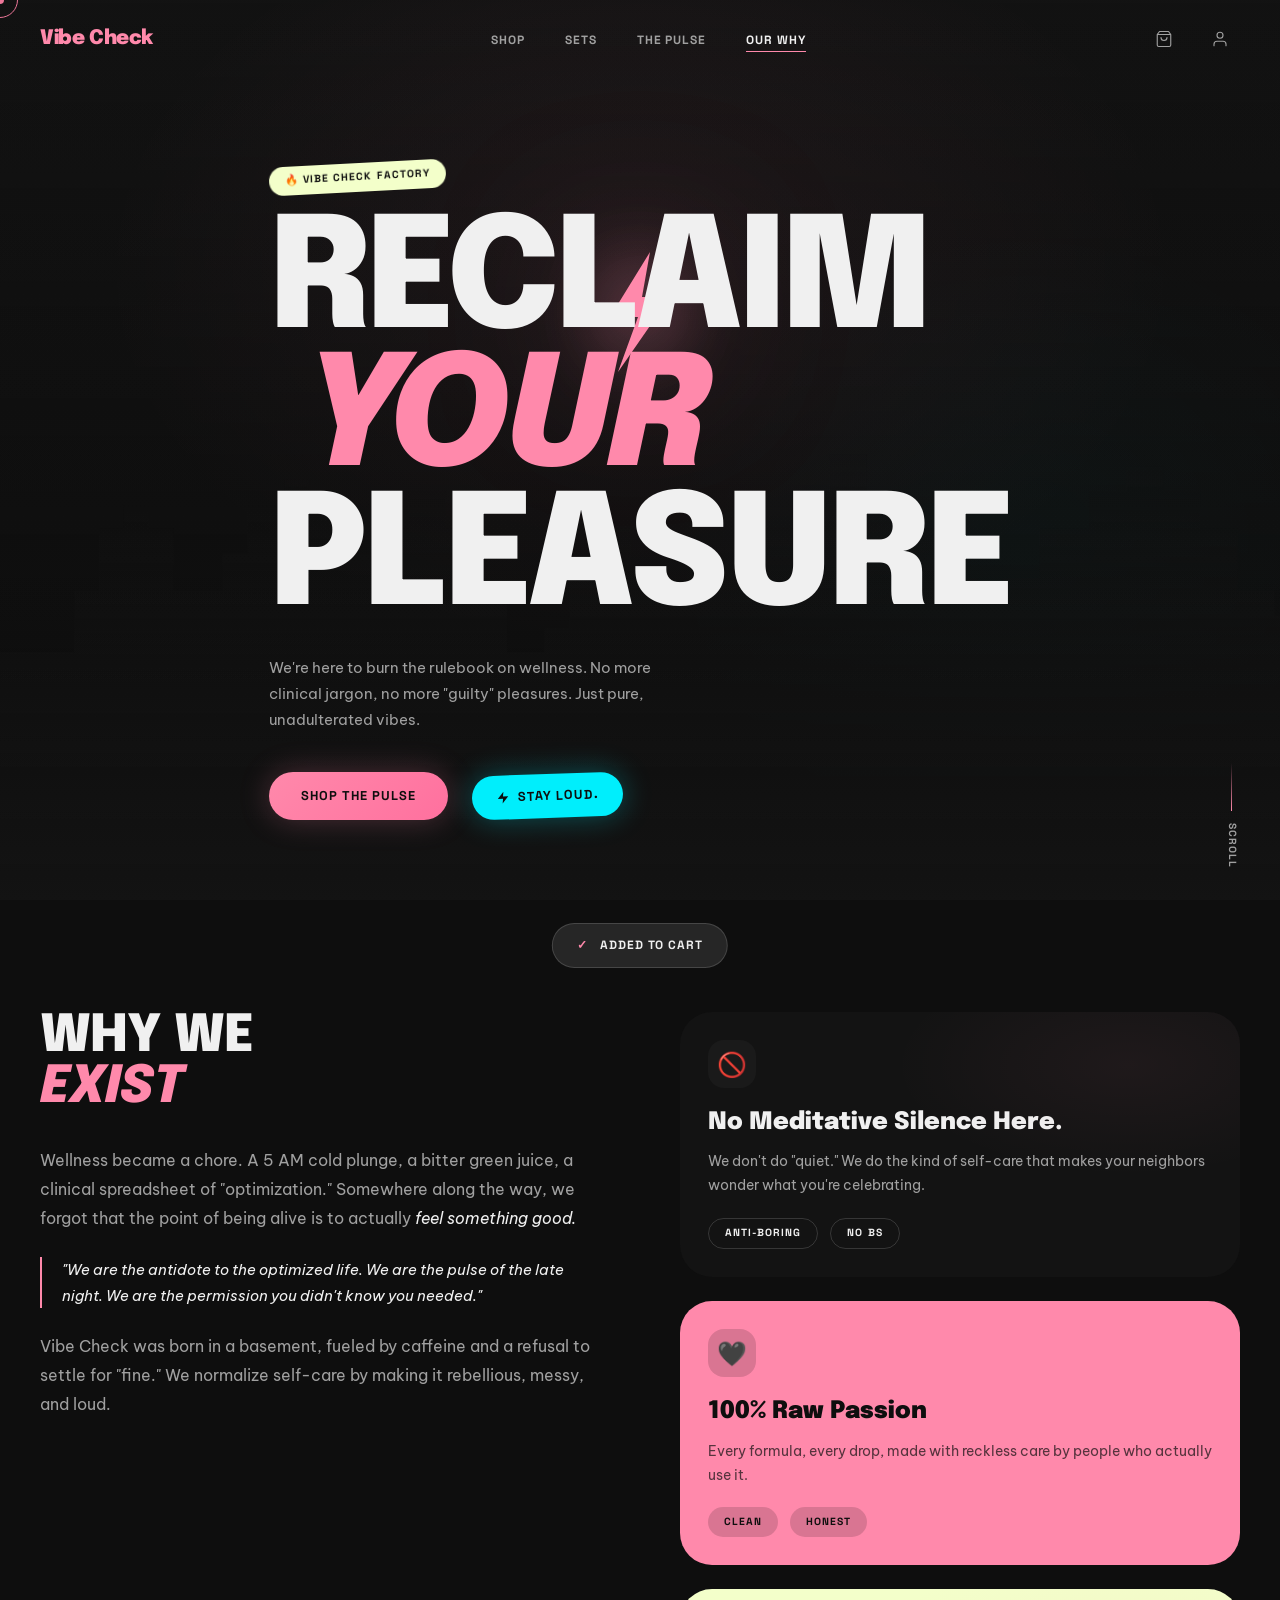
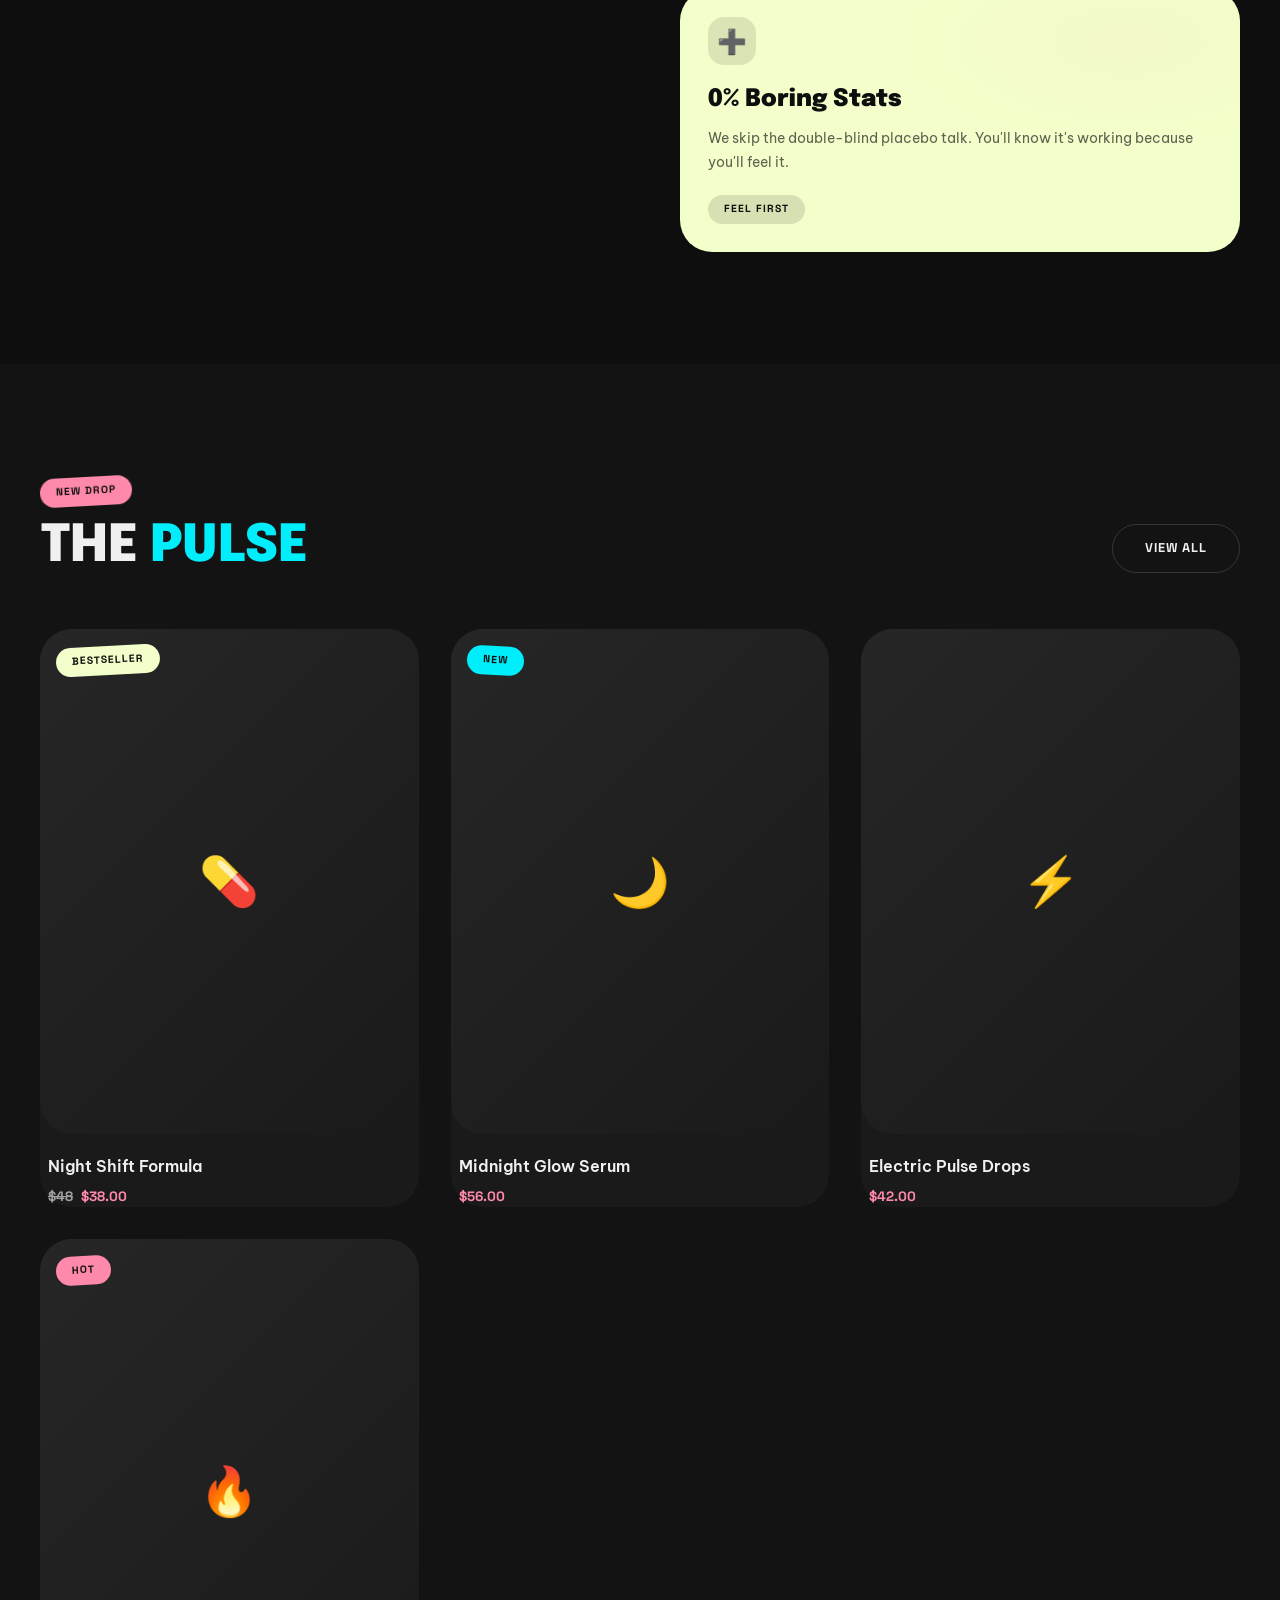
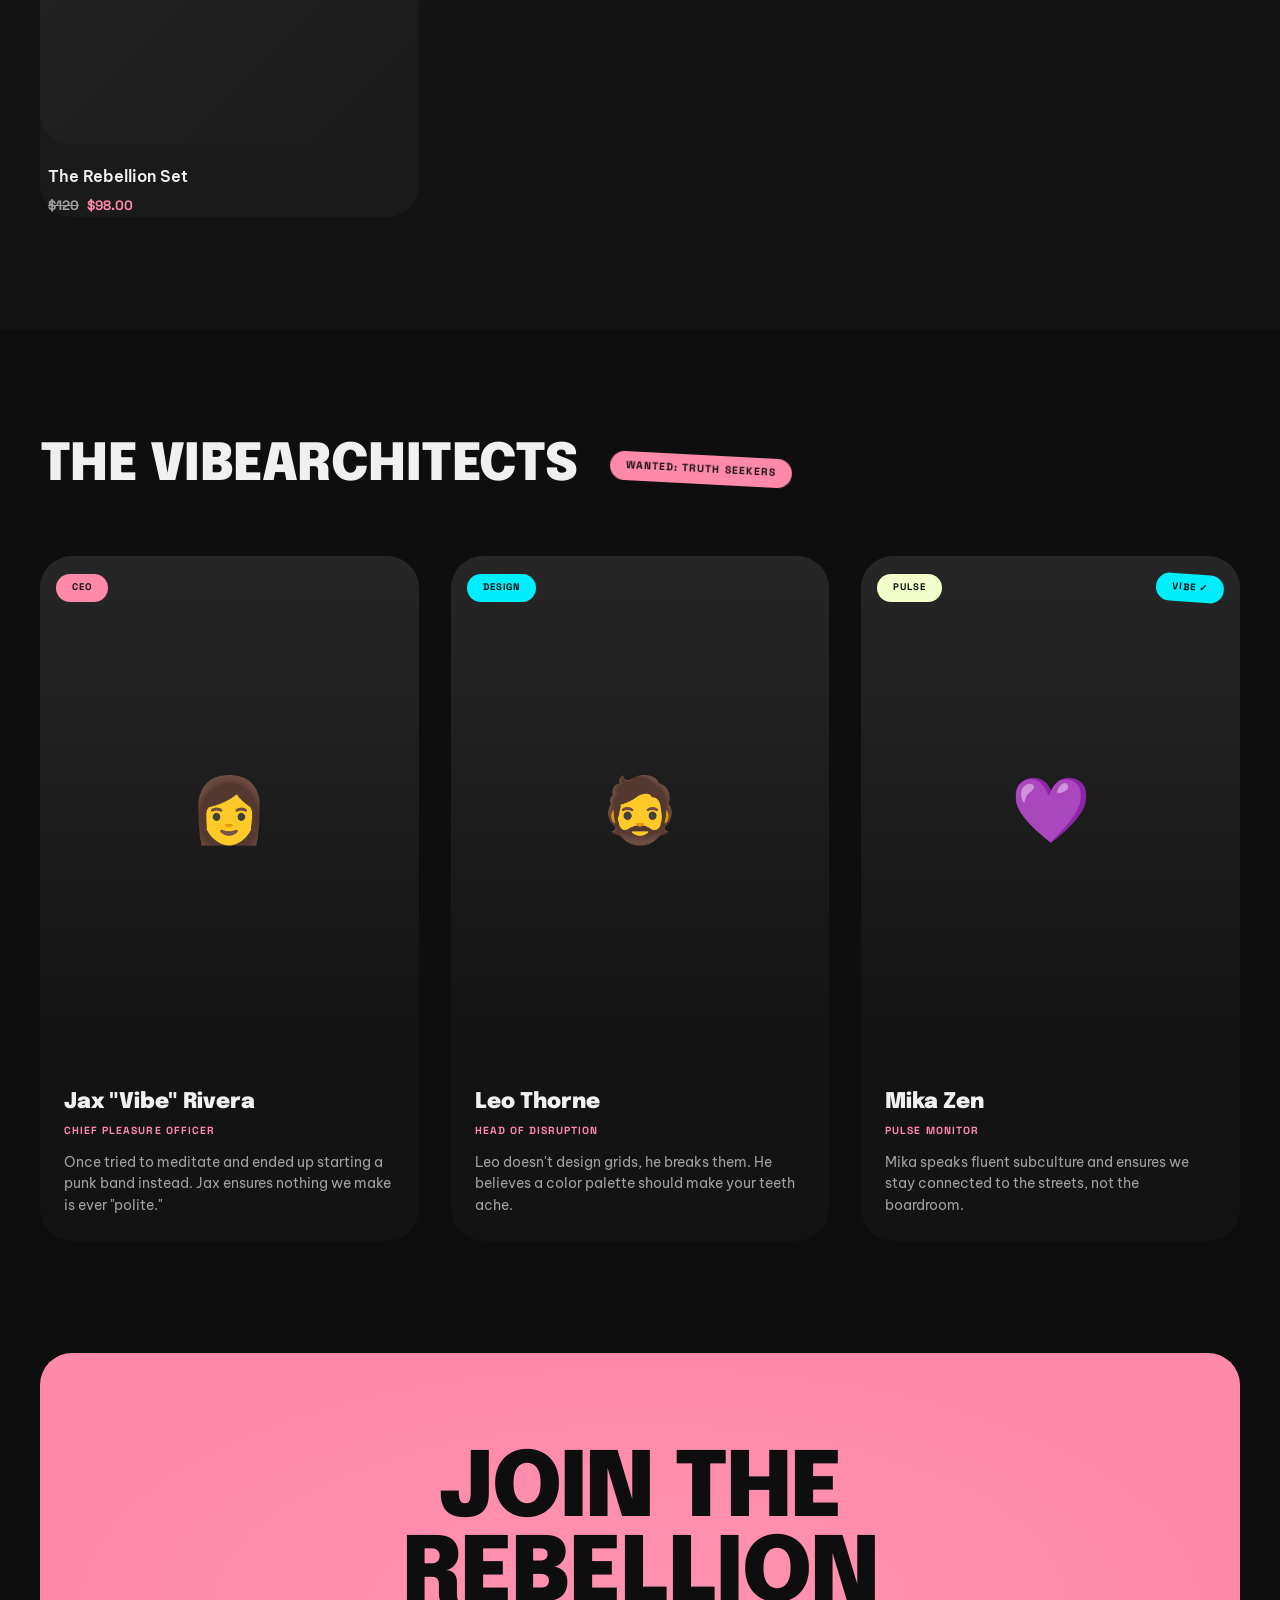
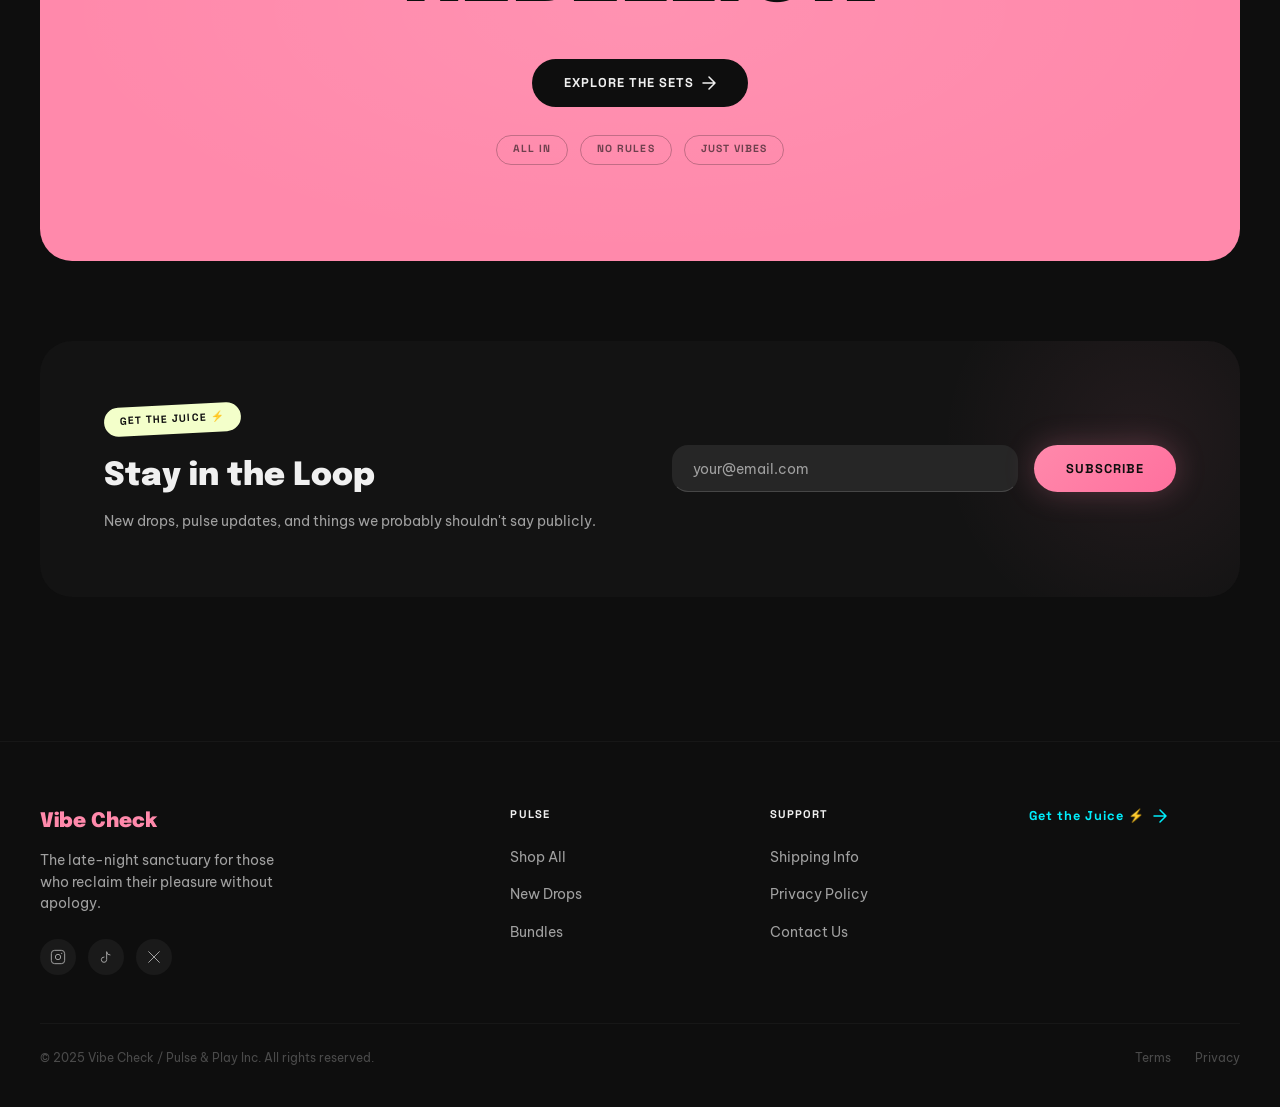
<file: index.html>
<!DOCTYPE html>
<html lang="en">
<head>
  <meta charset="UTF-8" />
  <meta name="viewport" content="width=device-width, initial-scale=1.0" />
  <title>Vibe Check — Reclaim Your Pleasure</title>
  <meta name="description" content="The late-night sanctuary for those who reclaim their pleasure without apology. No clinical jargon, no guilty pleasures — just pure, unadulterated vibes." />
  <meta property="og:title" content="Vibe Check — Reclaim Your Pleasure" />
  <meta property="og:description" content="We're here to burn the rulebook on wellness." />
  <meta property="og:type" content="website" />

  <!-- Fonts: Epilogue (900, 900i), Be Vietnam Pro (400, 600), Space Grotesk (400, 700) -->
  <link rel="preconnect" href="https://fonts.googleapis.com" />
  <link rel="preconnect" href="https://fonts.gstatic.com" crossorigin />
  <link href="https://fonts.googleapis.com/css2?family=Epilogue:ital,wght@0,900;1,900&family=Be+Vietnam+Pro:wght@400;600&family=Space+Grotesk:wght@400;700&display=swap" rel="stylesheet" />

  <style>
    /* ==========================================
       DESIGN TOKENS
    ========================================== */
    :root {
      --primary: #ff89ab;
      --primary-dim: #e30071;
      --primary-container: #ff709e;
      --secondary: #00eefc;
      --tertiary: #f3ffca;
      --surface: #0e0e0e;
      --surface-container-low: #131313;
      --surface-container: #1a1a1a;
      --surface-container-high: #202020;
      --surface-container-highest: #262626;
      --outline-variant: rgba(255,255,255,0.15);
      --on-surface: #f0f0f0;
      --on-surface-variant: #a0a0a0;
      --font-display: 'Epilogue', sans-serif;
      --font-body: 'Be Vietnam Pro', sans-serif;
      --font-label: 'Space Grotesk', sans-serif;
      --radius-sm: 0.5rem;
      --radius-md: 1rem;
      --radius-lg: 1.5rem;
      --radius-xl: 2rem;
      --radius-full: 999px;
      --transition: 0.3s cubic-bezier(0.4, 0, 0.2, 1);
    }

    /* ==========================================
       RESET
    ========================================== */
    *, *::before, *::after { box-sizing: border-box; margin: 0; padding: 0; }
    html { scroll-behavior: smooth; }
    body {
      background: var(--surface);
      color: var(--on-surface);
      font-family: var(--font-body);
      font-size: 1rem;
      line-height: 1.6;
      overflow-x: hidden;
      cursor: none;
    }
    a { color: inherit; text-decoration: none; }
    img { display: block; max-width: 100%; }
    button { cursor: none; border: none; background: none; font-family: inherit; }

    /* ==========================================
       CUSTOM CURSOR
    ========================================== */
    .cursor {
      position: fixed; top: 0; left: 0; z-index: 9999;
      pointer-events: none;
      mix-blend-mode: difference;
    }
    .cursor-dot {
      width: 8px; height: 8px;
      background: var(--primary);
      border-radius: 50%;
      transform: translate(-50%, -50%);
      transition: transform 0.1s;
    }
    .cursor-ring {
      position: fixed; top: 0; left: 0; z-index: 9998;
      width: 36px; height: 36px;
      border: 1.5px solid var(--primary);
      border-radius: 50%;
      transform: translate(-50%, -50%);
      pointer-events: none;
      transition: transform 0.18s ease, width 0.3s, height 0.3s, border-color 0.3s;
      mix-blend-mode: difference;
    }
    .cursor-ring.hovered {
      width: 56px; height: 56px;
      border-color: var(--secondary);
    }

    /* ==========================================
       TYPOGRAPHY SCALE
    ========================================== */
    .display-xl { font-family: var(--font-display); font-size: clamp(4rem, 12vw, 10rem); font-weight: 900; line-height: 0.9; letter-spacing: -0.03em; }
    .display-lg { font-family: var(--font-display); font-size: clamp(2.5rem, 6vw, 5rem); font-weight: 900; line-height: 0.95; letter-spacing: -0.02em; }
    .display-md { font-family: var(--font-display); font-size: clamp(2rem, 4vw, 3.5rem); font-weight: 900; line-height: 1; letter-spacing: -0.01em; }
    .title-lg { font-family: var(--font-body); font-size: 1.25rem; font-weight: 600; }
    .body-lg { font-family: var(--font-body); font-size: 1rem; font-weight: 400; color: var(--on-surface-variant); }
    .label-md { font-family: var(--font-label); font-size: 0.75rem; font-weight: 700; letter-spacing: 0.08em; text-transform: uppercase; }
    .label-sm { font-family: var(--font-label); font-size: 0.65rem; font-weight: 700; letter-spacing: 0.1em; text-transform: uppercase; }

    /* ==========================================
       BUTTONS
    ========================================== */
    .btn {
      display: inline-flex; align-items: center; gap: 0.5rem;
      padding: 0.85rem 2rem;
      border-radius: var(--radius-full);
      font-family: var(--font-label);
      font-size: 0.8rem;
      font-weight: 700;
      letter-spacing: 0.08em;
      text-transform: uppercase;
      transition: var(--transition);
      position: relative; overflow: hidden;
    }
    .btn::after {
      content: ''; position: absolute; inset: 0;
      background: rgba(255,255,255,0.1);
      opacity: 0; transition: opacity 0.2s;
    }
    .btn:hover::after { opacity: 1; }
    .btn-primary {
      background: linear-gradient(135deg, var(--primary), var(--primary-container));
      color: #0e0e0e;
      box-shadow: 0 0 30px rgba(255,137,171,0.25);
    }
    .btn-primary:hover {
      transform: translateY(-2px);
      box-shadow: 0 0 50px rgba(255,137,171,0.45);
    }
    .btn-secondary {
      background: transparent;
      color: var(--on-surface);
      border: 1px solid var(--outline-variant);
    }
    .btn-secondary:hover {
      background: var(--surface-container-highest);
      border-color: rgba(255,255,255,0.3);
    }
    .btn-dark {
      background: #0e0e0e;
      color: var(--on-surface);
    }
    .btn-dark:hover { background: #1a1a1a; }

    /* ==========================================
       STICKERS
    ========================================== */
    .sticker {
      display: inline-flex; align-items: center; justify-content: center;
      padding: 0.4rem 1rem;
      border-radius: var(--radius-full);
      font-family: var(--font-label);
      font-size: 0.65rem;
      font-weight: 700;
      letter-spacing: 0.1em;
      text-transform: uppercase;
      white-space: nowrap;
    }
    .sticker-lime { background: var(--tertiary); color: #0e0e0e; }
    .sticker-pink { background: var(--primary); color: #0e0e0e; }
    .sticker-cyan { background: var(--secondary); color: #0e0e0e; }
    .sticker-outline { background: transparent; border: 1px solid var(--outline-variant); color: var(--on-surface); }
    .sticker-rotate { transform: rotate(-3deg); }
    .sticker-rotate-r { transform: rotate(3deg); }

    /* ==========================================
       NAV
    ========================================== */
    nav {
      position: fixed; top: 0; left: 0; right: 0; z-index: 1000;
      padding: 1.2rem 2.5rem;
      display: flex; align-items: center; justify-content: space-between;
      transition: background 0.4s, backdrop-filter 0.4s;
    }
    nav.scrolled {
      background: rgba(14,14,14,0.85);
      backdrop-filter: blur(24px);
    }
    .nav-logo {
      font-family: var(--font-display);
      font-size: 1.25rem;
      font-weight: 900;
      color: var(--primary);
      letter-spacing: -0.02em;
    }
    .nav-links {
      display: flex; align-items: center; gap: 2.5rem;
      list-style: none;
    }
    .nav-links a {
      font-family: var(--font-label);
      font-size: 0.75rem;
      font-weight: 700;
      letter-spacing: 0.08em;
      text-transform: uppercase;
      color: var(--on-surface-variant);
      transition: color 0.2s;
      position: relative;
    }
    .nav-links a::after {
      content: ''; position: absolute; bottom: -4px; left: 0; right: 0;
      height: 1px; background: var(--primary);
      transform: scaleX(0); transform-origin: left;
      transition: transform 0.2s;
    }
    .nav-links a:hover, .nav-links a.active { color: var(--on-surface); }
    .nav-links a:hover::after, .nav-links a.active::after { transform: scaleX(1); }
    .nav-actions { display: flex; align-items: center; gap: 1rem; }
    .nav-icon-btn {
      width: 40px; height: 40px;
      display: flex; align-items: center; justify-content: center;
      border-radius: var(--radius-full);
      color: var(--on-surface-variant);
      transition: background 0.2s, color 0.2s;
      position: relative;
    }
    .nav-icon-btn:hover { background: var(--surface-container); color: var(--on-surface); }
    .cart-badge {
      position: absolute; top: 4px; right: 4px;
      width: 16px; height: 16px;
      background: var(--primary);
      border-radius: 50%;
      font-family: var(--font-label);
      font-size: 0.55rem;
      font-weight: 700;
      color: #0e0e0e;
      display: flex; align-items: center; justify-content: center;
    }
    .nav-hamburger { display: none; flex-direction: column; gap: 5px; padding: 6px; }
    .nav-hamburger span { display: block; width: 22px; height: 2px; background: var(--on-surface); border-radius: 2px; transition: 0.3s; }

    /* ==========================================
       HERO
    ========================================== */
    .hero {
      min-height: 100vh;
      display: flex; flex-direction: column;
      justify-content: flex-end;
      padding: 0 2.5rem 5rem;
      position: relative;
      overflow: hidden;
    }
    .hero-bg {
      position: absolute; inset: 0; z-index: 0;
      background: 
        radial-gradient(ellipse 60% 60% at 50% 30%, rgba(255,137,171,0.08) 0%, transparent 70%),
        radial-gradient(ellipse 40% 50% at 80% 60%, rgba(0,238,252,0.04) 0%, transparent 70%),
        linear-gradient(180deg, rgba(14,14,14,0) 0%, rgba(14,14,14,0.6) 60%, var(--surface) 100%),
        var(--surface-container-low);
    }
    .hero-city-img {
      position: absolute; inset: 0; z-index: 1;
      background: 
        linear-gradient(180deg, rgba(14,14,14,0.1) 0%, rgba(14,14,14,0.5) 70%, var(--surface) 100%);
      overflow: hidden;
    }
    /* Generative city skyline via CSS */
    .hero-city-img::before {
      content: '';
      position: absolute; bottom: 0; left: 0; right: 0;
      height: 55%;
      background:
        /* buildings */
        linear-gradient(to top, #131313 0%, transparent 100%);
      mask-image: url("data:image/svg+xml,%3Csvg xmlns='http://www.w3.org/2000/svg' viewBox='0 0 1440 400'%3E%3Cpath d='M0 400 V200 H60 V150 H80 V100 H100 V80 H120 V100 H140 V150 H180 V120 H200 V80 H230 V60 H250 V80 H270 V120 H300 V100 H330 V70 H360 V100 H380 V150 H410 V200 H440 V180 H460 V140 H490 V100 H510 V130 H540 V160 H570 V140 H600 V100 H640 V70 H670 V40 H700 V70 H730 V100 H760 V140 H790 V160 H810 V140 H840 V100 H880 V70 H910 V50 H940 V70 H970 V100 H1000 V150 H1030 V170 H1060 V150 H1090 V120 H1120 V90 H1150 V120 H1180 V150 H1210 V180 H1240 V200 H1280 V170 H1310 V140 H1340 V100 H1380 V130 H1410 V170 H1440 V400Z'/%3E%3C/svg%3E");
      mask-size: cover;
    }
    .lightning {
      position: absolute;
      left: 50%; top: 28%;
      transform: translateX(-50%);
      z-index: 3;
      animation: lightning-pulse 3s ease-in-out infinite;
    }
    .lightning svg { filter: drop-shadow(0 0 40px var(--primary)) drop-shadow(0 0 80px rgba(255,137,171,0.5)); }
    @keyframes lightning-pulse {
      0%, 100% { filter: drop-shadow(0 0 40px var(--primary)); opacity: 1; }
      50% { filter: drop-shadow(0 0 80px var(--primary)) drop-shadow(0 0 120px rgba(255,137,171,0.4)); opacity: 0.85; }
    }
    .hero-content { position: relative; z-index: 4; }
    .hero-sticker-wrap { margin-bottom: 1.5rem; }
    .hero-headline { position: relative; }
    .hero-headline .line-italic {
      font-style: italic;
      color: var(--primary);
      display: block;
      transform: translateX(2rem);
    }
    .hero-sub {
      max-width: 420px;
      margin-top: 1.5rem;
      color: var(--on-surface-variant);
      font-size: 0.95rem;
      line-height: 1.7;
    }
    .hero-cta-wrap {
      margin-top: 2.5rem;
      display: flex; align-items: center; gap: 1.5rem;
      flex-wrap: wrap;
    }
    .stay-loud-badge {
      display: inline-flex; align-items: center; gap: 0.5rem;
      padding: 0.75rem 1.5rem;
      background: var(--secondary);
      border-radius: var(--radius-full);
      color: #0e0e0e;
      font-family: var(--font-label);
      font-size: 0.8rem;
      font-weight: 700;
      letter-spacing: 0.08em;
      text-transform: uppercase;
      transform: rotate(-2deg);
      box-shadow: 0 0 30px rgba(0,238,252,0.3);
    }
    .hero-scroll-hint {
      position: absolute; bottom: 2rem; right: 2.5rem; z-index: 5;
      display: flex; align-items: center; gap: 0.75rem;
      font-family: var(--font-label); font-size: 0.65rem;
      font-weight: 700; letter-spacing: 0.1em; text-transform: uppercase;
      color: var(--on-surface-variant);
      writing-mode: vertical-rl;
    }
    .hero-scroll-hint::before {
      content: ''; display: block; width: 1px; height: 48px;
      background: linear-gradient(to bottom, transparent, var(--primary));
      animation: scroll-line 2s ease-in-out infinite;
    }
    @keyframes scroll-line { 0%,100%{opacity:0.4;transform:scaleY(1)} 50%{opacity:1;transform:scaleY(1.2)} }

    /* ==========================================
       SECTIONS
    ========================================== */
    section { padding: 7rem 2.5rem; }
    .container { max-width: 1280px; margin: 0 auto; }

    /* ==========================================
       WHY WE EXIST
    ========================================== */
    .why-grid {
      display: grid;
      grid-template-columns: 1fr 1fr;
      gap: 5rem;
      align-items: start;
    }
    .why-left { position: sticky; top: 120px; }
    .why-headline { margin-bottom: 2rem; }
    .why-headline .accent { color: var(--primary); font-style: italic; display: block; }
    .why-body { color: var(--on-surface-variant); line-height: 1.8; margin-bottom: 1.5rem; }
    .why-quote {
      border-left: 2px solid var(--primary);
      padding-left: 1.25rem;
      margin: 1.5rem 0;
      font-style: italic;
      color: var(--on-surface);
      font-size: 0.95rem;
      line-height: 1.7;
    }
    .why-cards { display: flex; flex-direction: column; gap: 1.5rem; }
    .why-card {
      background: var(--surface-container-low);
      border-radius: var(--radius-xl);
      padding: 1.75rem;
      position: relative;
      overflow: hidden;
      transition: transform 0.3s, box-shadow 0.3s;
    }
    .why-card:hover {
      transform: translateY(-4px);
      box-shadow: 0 20px 60px rgba(0,0,0,0.4);
    }
    .why-card::before {
      content: ''; position: absolute; inset: 0;
      background: radial-gradient(ellipse 60% 60% at 80% 20%, rgba(255,137,171,0.05) 0%, transparent 70%);
    }
    .why-card-icon {
      width: 48px; height: 48px;
      background: var(--surface-container);
      border-radius: var(--radius-md);
      display: flex; align-items: center; justify-content: center;
      margin-bottom: 1rem;
      font-size: 1.5rem;
    }
    .why-card-title { font-family: var(--font-display); font-weight: 900; font-size: 1.5rem; margin-bottom: 0.5rem; }
    .why-card-body { font-size: 0.875rem; color: var(--on-surface-variant); line-height: 1.7; }
    .feature-badges { display: flex; gap: 0.75rem; flex-wrap: wrap; margin-top: 1.25rem; }

    /* ==========================================
       PRODUCTS SECTION
    ========================================== */
    .products-section { background: var(--surface-container-low); }
    .section-header {
      display: flex; align-items: flex-end; justify-content: space-between;
      margin-bottom: 3.5rem; gap: 2rem; flex-wrap: wrap;
    }
    .products-grid {
      display: grid;
      grid-template-columns: repeat(auto-fill, minmax(280px, 1fr));
      gap: 2rem;
    }
    .product-card {
      background: var(--surface-container);
      border-radius: var(--radius-xl);
      overflow: visible;
      position: relative;
      transition: transform 0.35s, box-shadow 0.35s;
      cursor: none;
    }
    .product-card:hover { transform: translateY(-8px); box-shadow: 0 30px 80px rgba(0,0,0,0.5); }
    .product-img-wrap {
      aspect-ratio: 3/4;
      background: var(--surface-container-high);
      border-radius: var(--radius-xl);
      overflow: hidden;
      position: relative;
    }
    .product-img-wrap img { width: 100%; height: 100%; object-fit: cover; transition: transform 0.5s; }
    .product-card:hover .product-img-wrap img { transform: scale(1.04); }
    .product-badge {
      position: absolute; top: 1rem; left: 1rem; z-index: 2;
    }
    .product-info { padding: 1.25rem 0.5rem 0; }
    .product-name { font-family: var(--font-body); font-weight: 600; font-size: 1rem; margin-bottom: 0.35rem; }
    .product-price { font-family: var(--font-label); font-size: 0.85rem; color: var(--primary); font-weight: 700; }
    .product-price .original { color: var(--on-surface-variant); text-decoration: line-through; margin-right: 0.5rem; }
    .product-add-btn {
      position: absolute; bottom: -1rem; right: 1rem;
      width: 48px; height: 48px;
      background: linear-gradient(135deg, var(--primary), var(--primary-container));
      border-radius: 50%;
      display: flex; align-items: center; justify-content: center;
      box-shadow: 0 8px 25px rgba(255,137,171,0.4);
      transition: transform 0.2s, box-shadow 0.2s;
      opacity: 0;
      transform: scale(0.8) translateY(4px);
    }
    .product-card:hover .product-add-btn {
      opacity: 1; transform: scale(1) translateY(0);
    }
    .product-add-btn:hover { transform: scale(1.1) !important; box-shadow: 0 12px 35px rgba(255,137,171,0.6); }
    /* Placeholder product images using CSS art */
    .product-img-placeholder {
      width: 100%; height: 100%;
      display: flex; align-items: center; justify-content: center;
      font-size: 3rem;
      background: linear-gradient(135deg, var(--surface-container-highest), var(--surface-container));
    }
    .loading-shimmer {
      background: linear-gradient(90deg, var(--surface-container) 25%, var(--surface-container-high) 50%, var(--surface-container) 75%);
      background-size: 200% 100%;
      animation: shimmer 1.5s infinite;
    }
    @keyframes shimmer { 0%{background-position:200% 0} 100%{background-position:-200% 0} }

    /* ==========================================
       TEAM SECTION
    ========================================== */
    .team-section { position: relative; overflow: hidden; }
    .team-headline-wrap { display: flex; align-items: flex-end; gap: 2rem; margin-bottom: 4rem; flex-wrap: wrap; }
    .team-headline .accent { color: var(--secondary); display: block; }
    .team-sticker-wrap { margin-bottom: 0.5rem; }
    .team-grid {
      display: grid;
      grid-template-columns: repeat(3, 1fr);
      gap: 2rem;
    }
    .team-card {
      position: relative;
      border-radius: var(--radius-xl);
      overflow: hidden;
      background: var(--surface-container-low);
      transition: transform 0.35s;
    }
    .team-card:hover { transform: translateY(-6px); }
    .team-img {
      aspect-ratio: 3/4;
      background: var(--surface-container-high);
      overflow: hidden;
      position: relative;
    }
    .team-img img { width: 100%; height: 100%; object-fit: cover; filter: grayscale(100%) contrast(1.1); transition: filter 0.4s; }
    .team-card:hover .team-img img { filter: grayscale(60%) contrast(1.1); }
    .team-img-placeholder {
      width: 100%; height: 100%;
      display: flex; align-items: center; justify-content: center;
      font-size: 4rem;
      background: linear-gradient(180deg, var(--surface-container-highest), var(--surface-container-low));
    }
    .team-card-badge {
      position: absolute; top: 1rem; left: 1rem; z-index: 2;
    }
    .team-card-sticker {
      position: absolute; top: 1rem; right: 1rem; z-index: 2;
      transform: rotate(4deg);
    }
    .team-info { padding: 1.5rem; }
    .team-name { font-family: var(--font-display); font-weight: 900; font-size: 1.35rem; margin-bottom: 0.2rem; }
    .team-role { font-family: var(--font-label); font-size: 0.65rem; font-weight: 700; letter-spacing: 0.1em; text-transform: uppercase; color: var(--primary); margin-bottom: 0.75rem; }
    .team-bio { font-size: 0.85rem; color: var(--on-surface-variant); line-height: 1.6; }

    /* ==========================================
       CTA SECTION
    ========================================== */
    .cta-section {
      background: var(--primary);
      border-radius: var(--radius-xl);
      margin: 0 2.5rem;
      padding: 6rem 4rem;
      text-align: center;
      position: relative;
      overflow: hidden;
    }
    .cta-section::before {
      content: ''; position: absolute; inset: 0;
      background: radial-gradient(ellipse 70% 70% at 50% 50%, rgba(255,255,255,0.08) 0%, transparent 70%);
    }
    .cta-content { position: relative; z-index: 1; }
    .cta-headline { font-family: var(--font-display); font-size: clamp(3rem, 7vw, 6rem); font-weight: 900; color: #0e0e0e; line-height: 0.95; letter-spacing: -0.02em; margin-bottom: 2.5rem; }
    .cta-tags { display: flex; justify-content: center; gap: 0.75rem; margin-top: 1.75rem; flex-wrap: wrap; }
    .cta-tag {
      padding: 0.35rem 1rem;
      border-radius: var(--radius-full);
      border: 1px solid rgba(14,14,14,0.25);
      font-family: var(--font-label);
      font-size: 0.65rem;
      font-weight: 700;
      letter-spacing: 0.1em;
      text-transform: uppercase;
      color: rgba(14,14,14,0.6);
    }

    /* ==========================================
       FOOTER
    ========================================== */
    footer {
      padding: 4rem 2.5rem 2.5rem;
      margin-top: 4rem;
      border-top: 1px solid rgba(255,255,255,0.04);
    }
    .footer-grid {
      display: grid;
      grid-template-columns: 2fr 1fr 1fr 1fr;
      gap: 3rem;
      margin-bottom: 3rem;
    }
    .footer-brand-name { font-family: var(--font-display); font-weight: 900; font-size: 1.25rem; color: var(--primary); margin-bottom: 0.75rem; }
    .footer-tagline { font-size: 0.85rem; color: var(--on-surface-variant); line-height: 1.6; max-width: 250px; margin-bottom: 1.5rem; }
    .footer-social { display: flex; gap: 0.75rem; }
    .footer-social-link {
      width: 36px; height: 36px;
      background: var(--surface-container);
      border-radius: var(--radius-full);
      display: flex; align-items: center; justify-content: center;
      color: var(--on-surface-variant);
      font-size: 0.9rem;
      transition: background 0.2s, color 0.2s;
    }
    .footer-social-link:hover { background: var(--primary); color: #0e0e0e; }
    .footer-col-title { font-family: var(--font-label); font-size: 0.7rem; font-weight: 700; letter-spacing: 0.1em; text-transform: uppercase; color: var(--on-surface); margin-bottom: 1.25rem; }
    .footer-links { list-style: none; display: flex; flex-direction: column; gap: 0.75rem; }
    .footer-links a { font-size: 0.85rem; color: var(--on-surface-variant); transition: color 0.2s; }
    .footer-links a:hover { color: var(--primary); }
    .footer-cta-link {
      font-family: var(--font-label);
      font-size: 0.8rem;
      font-weight: 700;
      letter-spacing: 0.08em;
      color: var(--secondary);
      display: flex; align-items: center; gap: 0.5rem;
    }
    .footer-cta-link:hover { color: var(--primary); }
    .footer-bottom {
      display: flex; align-items: center; justify-content: space-between;
      padding-top: 1.5rem;
      border-top: 1px solid rgba(255,255,255,0.04);
      flex-wrap: wrap; gap: 1rem;
    }
    .footer-copy { font-size: 0.75rem; color: rgba(255,255,255,0.25); }

    /* ==========================================
       CART DRAWER
    ========================================== */
    .cart-overlay {
      position: fixed; inset: 0; z-index: 2000;
      background: rgba(0,0,0,0.6);
      backdrop-filter: blur(4px);
      opacity: 0; pointer-events: none;
      transition: opacity 0.35s;
    }
    .cart-overlay.open { opacity: 1; pointer-events: all; }
    .cart-drawer {
      position: fixed; top: 0; right: 0; bottom: 0; z-index: 2001;
      width: min(420px, 100vw);
      background: rgba(38,38,38,0.95);
      backdrop-filter: blur(24px);
      padding: 2rem;
      display: flex; flex-direction: column;
      transform: translateX(100%);
      transition: transform 0.4s cubic-bezier(0.4, 0, 0.2, 1);
    }
    .cart-drawer.open { transform: translateX(0); }
    .cart-header { display: flex; align-items: center; justify-content: space-between; margin-bottom: 2rem; }
    .cart-title { font-family: var(--font-display); font-weight: 900; font-size: 1.5rem; }
    .cart-close {
      width: 36px; height: 36px;
      display: flex; align-items: center; justify-content: center;
      background: var(--surface-container);
      border-radius: var(--radius-full);
      color: var(--on-surface-variant);
      transition: background 0.2s;
    }
    .cart-close:hover { background: var(--surface-container-high); color: var(--on-surface); }
    .cart-items { flex: 1; overflow-y: auto; padding-right: 0.25rem; }
    .cart-item {
      display: flex; gap: 1rem; padding: 1.25rem 0;
      border-bottom: 1px solid rgba(255,255,255,0.04);
    }
    .cart-item-img {
      width: 72px; height: 90px;
      background: var(--surface-container-high);
      border-radius: var(--radius-md);
      flex-shrink: 0;
      display: flex; align-items: center; justify-content: center;
      font-size: 1.5rem;
      overflow: hidden;
    }
    .cart-item-img img { width: 100%; height: 100%; object-fit: cover; }
    .cart-item-info { flex: 1; }
    .cart-item-name { font-weight: 600; font-size: 0.9rem; margin-bottom: 0.25rem; }
    .cart-item-variant { font-family: var(--font-label); font-size: 0.65rem; color: var(--on-surface-variant); letter-spacing: 0.08em; text-transform: uppercase; }
    .cart-item-price { font-family: var(--font-label); font-size: 0.85rem; font-weight: 700; color: var(--primary); margin-top: 0.5rem; }
    .cart-item-qty { display: flex; align-items: center; gap: 0.75rem; margin-top: 0.75rem; }
    .qty-btn {
      width: 28px; height: 28px;
      background: var(--surface-container);
      border-radius: var(--radius-full);
      display: flex; align-items: center; justify-content: center;
      font-size: 1rem; color: var(--on-surface);
      transition: background 0.2s;
    }
    .qty-btn:hover { background: var(--surface-container-high); }
    .qty-val { font-family: var(--font-label); font-size: 0.8rem; font-weight: 700; min-width: 20px; text-align: center; }
    .cart-empty { flex: 1; display: flex; flex-direction: column; align-items: center; justify-content: center; gap: 1rem; text-align: center; color: var(--on-surface-variant); }
    .cart-empty-icon { font-size: 3rem; }
    .cart-footer { padding-top: 1.5rem; }
    .cart-total { display: flex; justify-content: space-between; align-items: center; margin-bottom: 1.25rem; }
    .cart-total-label { font-family: var(--font-label); font-size: 0.75rem; font-weight: 700; letter-spacing: 0.08em; text-transform: uppercase; color: var(--on-surface-variant); }
    .cart-total-price { font-family: var(--font-display); font-weight: 900; font-size: 1.5rem; }
    .cart-checkout-btn { width: 100%; padding: 1rem; justify-content: center; font-size: 0.85rem; }

    /* ==========================================
       NEWSLETTER
    ========================================== */
    .newsletter-section { padding: 5rem 2.5rem; }
    .newsletter-wrap {
      background: var(--surface-container-low);
      border-radius: var(--radius-xl);
      padding: 4rem;
      display: flex; align-items: center; gap: 4rem;
      max-width: 1280px; margin: 0 auto;
      position: relative; overflow: hidden;
    }
    .newsletter-wrap::before {
      content: '';
      position: absolute; right: -100px; top: -100px;
      width: 400px; height: 400px;
      background: radial-gradient(circle, rgba(255,137,171,0.07) 0%, transparent 70%);
    }
    .newsletter-content { flex: 1; position: relative; z-index: 1; }
    .newsletter-headline { font-family: var(--font-display); font-weight: 900; font-size: 2rem; margin-bottom: 0.5rem; }
    .newsletter-sub { color: var(--on-surface-variant); font-size: 0.9rem; }
    .newsletter-form { flex: 1; display: flex; gap: 1rem; position: relative; z-index: 1; }
    .newsletter-input {
      flex: 1; padding: 0.85rem 1.25rem;
      background: var(--surface-container-highest);
      border: 1px solid transparent;
      border-bottom-color: var(--outline-variant);
      border-radius: var(--radius-md);
      color: var(--on-surface);
      font-family: var(--font-body);
      font-size: 0.9rem;
      outline: none;
      transition: border-color 0.2s, box-shadow 0.2s;
    }
    .newsletter-input::placeholder { color: var(--on-surface-variant); }
    .newsletter-input:focus { border-color: var(--secondary); box-shadow: 0 0 0 2px rgba(0,238,252,0.1); }

    /* ==========================================
       SCROLL ANIMATIONS
    ========================================== */
    .reveal {
      opacity: 0;
      transform: translateY(30px);
      transition: opacity 0.7s cubic-bezier(0.4,0,0.2,1), transform 0.7s cubic-bezier(0.4,0,0.2,1);
    }
    .reveal.visible { opacity: 1; transform: translateY(0); }
    .reveal-delay-1 { transition-delay: 0.1s; }
    .reveal-delay-2 { transition-delay: 0.2s; }
    .reveal-delay-3 { transition-delay: 0.3s; }
    .reveal-delay-4 { transition-delay: 0.4s; }

    /* ==========================================
       TOAST NOTIFICATION
    ========================================== */
    .toast {
      position: fixed; bottom: 2rem; left: 50%; transform: translateX(-50%) translateY(100px);
      z-index: 9000;
      background: var(--surface-container-highest);
      border: 1px solid var(--outline-variant);
      border-radius: var(--radius-full);
      padding: 0.75rem 1.5rem;
      font-family: var(--font-label);
      font-size: 0.75rem;
      font-weight: 700;
      letter-spacing: 0.08em;
      text-transform: uppercase;
      color: var(--on-surface);
      display: flex; align-items: center; gap: 0.75rem;
      transition: transform 0.4s cubic-bezier(0.4,0,0.2,1);
      white-space: nowrap;
    }
    .toast.show { transform: translateX(-50%) translateY(0); }
    .toast-icon { color: var(--primary); }

    /* ==========================================
       MOBILE
    ========================================== */
    @media (max-width: 900px) {
      nav { padding: 1rem 1.5rem; }
      .nav-links { display: none; }
      .nav-hamburger { display: flex; }
      section { padding: 5rem 1.5rem; }
      .hero { padding: 0 1.5rem 4rem; }
      .why-grid { grid-template-columns: 1fr; gap: 3rem; }
      .why-left { position: static; }
      .team-grid { grid-template-columns: 1fr; }
      .footer-grid { grid-template-columns: 1fr 1fr; gap: 2rem; }
      .cta-section { margin: 0 1.5rem; padding: 4rem 2rem; }
      .newsletter-wrap { flex-direction: column; gap: 2rem; padding: 2.5rem; }
      .newsletter-form { flex-direction: column; }
    }
    @media (max-width: 600px) {
      .footer-grid { grid-template-columns: 1fr; }
    }
  </style>
</head>
<body>

<!-- ==========================================
     CUSTOM CURSOR
========================================== -->
<div class="cursor" id="cursorDot"><div class="cursor-dot"></div></div>
<div class="cursor-ring" id="cursorRing"></div>

<!-- ==========================================
     TOAST
========================================== -->
<div class="toast" id="toast">
  <span class="toast-icon">✓</span>
  <span id="toastMsg">Added to cart</span>
</div>

<!-- ==========================================
     CART DRAWER
========================================== -->
<div class="cart-overlay" id="cartOverlay" onclick="toggleCart()"></div>
<div class="cart-drawer" id="cartDrawer">
  <div class="cart-header">
    <span class="cart-title">Your Bag</span>
    <button class="cart-close" onclick="toggleCart()" aria-label="Close cart">
      <svg width="16" height="16" viewBox="0 0 16 16" fill="none"><path d="M1 1l14 14M15 1L1 15" stroke="currentColor" stroke-width="1.5" stroke-linecap="round"/></svg>
    </button>
  </div>
  <div class="cart-items" id="cartItems">
    <div class="cart-empty" id="cartEmpty">
      <span class="cart-empty-icon">🛒</span>
      <p class="label-md">Your bag is empty</p>
      <p class="body-lg" style="font-size:0.8rem">Add something rebellious.</p>
    </div>
  </div>
  <div class="cart-footer" id="cartFooter" style="display:none;">
    <div class="cart-total">
      <span class="cart-total-label">Total</span>
      <span class="cart-total-price" id="cartTotal">$0.00</span>
    </div>
    <button class="btn btn-primary cart-checkout-btn" onclick="goToCheckout()">
      Checkout — Pay Now
      <svg width="14" height="14" viewBox="0 0 14 14" fill="none"><path d="M1 7h12M7 1l6 6-6 6" stroke="currentColor" stroke-width="1.5" stroke-linecap="round" stroke-linejoin="round"/></svg>
    </button>
  </div>
</div>

<!-- ==========================================
     NAV
========================================== -->
<nav id="mainNav">
  <a href="/" class="nav-logo">Vibe Check</a>
  <ul class="nav-links">
    <li><a href="#products" class="nav-link">Shop</a></li>
    <li><a href="#sets" class="nav-link">Sets</a></li>
    <li><a href="#pulse" class="nav-link">The Pulse</a></li>
    <li><a href="#why" class="nav-link active">Our Why</a></li>
  </ul>
  <div class="nav-actions">
    <button class="nav-icon-btn" onclick="toggleCart()" aria-label="Cart">
      <svg width="18" height="18" viewBox="0 0 24 24" fill="none"><path d="M6 2L3 6v14a2 2 0 002 2h14a2 2 0 002-2V6l-3-4zM3 6h18M16 10a4 4 0 01-8 0" stroke="currentColor" stroke-width="1.5" stroke-linecap="round" stroke-linejoin="round"/></svg>
      <span class="cart-badge" id="cartBadge" style="display:none;">0</span>
    </button>
    <button class="nav-icon-btn" aria-label="Account">
      <svg width="18" height="18" viewBox="0 0 24 24" fill="none"><path d="M20 21v-2a4 4 0 00-4-4H8a4 4 0 00-4 4v2M12 11a4 4 0 100-8 4 4 0 000 8z" stroke="currentColor" stroke-width="1.5" stroke-linecap="round" stroke-linejoin="round"/></svg>
    </button>
    <button class="nav-hamburger" id="hamburger" aria-label="Menu">
      <span></span><span></span><span></span>
    </button>
  </div>
</nav>

<!-- ==========================================
     HERO
========================================== -->
<section class="hero" id="home">
  <div class="hero-bg"></div>
  <div class="hero-city-img"></div>

  <!-- Lightning bolt SVG -->
  <div class="lightning">
    <svg width="80" height="120" viewBox="0 0 80 120" fill="none">
      <path d="M50 0L10 65h28L18 120l52-75H42L50 0z" fill="#ff89ab"/>
    </svg>
  </div>

  <!-- Hero content -->
  <div class="hero-content container">
    <div class="hero-sticker-wrap reveal">
      <span class="sticker sticker-lime sticker-rotate">🔥 Vibe Check Factory</span>
    </div>
    <div class="hero-headline reveal reveal-delay-1">
      <span class="display-xl">RECLAIM</span>
      <span class="display-xl line-italic">YOUR</span>
      <span class="display-xl">PLEASURE</span>
    </div>
    <p class="hero-sub reveal reveal-delay-2">
      We're here to burn the rulebook on wellness. No more clinical jargon, no more "guilty" pleasures. Just pure, unadulterated vibes.
    </p>
    <div class="hero-cta-wrap reveal reveal-delay-3">
      <a href="#products" class="btn btn-primary">Shop the Pulse</a>
      <span class="stay-loud-badge">
        <svg width="14" height="14" viewBox="0 0 24 24" fill="none"><path d="M13 2L3 14h9l-1 8 10-12h-9l1-8z" fill="currentColor"/></svg>
        Stay Loud.
      </span>
    </div>
  </div>
  <div class="hero-scroll-hint">Scroll</div>
</section>

<!-- ==========================================
     WHY WE EXIST
========================================== -->
<section id="why">
  <div class="container why-grid">
    <div class="why-left">
      <div class="why-headline">
        <span class="display-md">WHY WE</span>
        <span class="display-md accent">EXIST</span>
      </div>
      <p class="why-body">
        Wellness became a chore. A 5 AM cold plunge, a bitter green juice, a clinical spreadsheet of "optimization." Somewhere along the way, we forgot that the point of being alive is to actually <em style="color:var(--on-surface)">feel something good.</em>
      </p>
      <blockquote class="why-quote">
        "We are the antidote to the optimized life. We are the pulse of the late night. We are the permission you didn't know you needed."
      </blockquote>
      <p class="why-body">
        Vibe Check was born in a basement, fueled by caffeine and a refusal to settle for "fine." We normalize self-care by making it rebellious, messy, and loud.
      </p>
    </div>
    <div class="why-cards">
      <div class="why-card reveal">
        <div class="why-card-icon">🚫</div>
        <h3 class="why-card-title">No Meditative Silence Here.</h3>
        <p class="why-card-body">We don't do "quiet." We do the kind of self-care that makes your neighbors wonder what you're celebrating.</p>
        <div class="feature-badges">
          <span class="sticker sticker-outline">Anti-boring</span>
          <span class="sticker sticker-outline">No BS</span>
        </div>
      </div>
      <div class="why-card reveal reveal-delay-1" style="background:var(--primary)">
        <div class="why-card-icon" style="background:rgba(0,0,0,0.15)">🖤</div>
        <h3 class="why-card-title" style="color:#0e0e0e">100% Raw Passion</h3>
        <p class="why-card-body" style="color:rgba(14,14,14,0.7)">Every formula, every drop, made with reckless care by people who actually use it.</p>
        <div class="feature-badges">
          <span class="sticker" style="background:rgba(0,0,0,0.15);color:#0e0e0e">Clean</span>
          <span class="sticker" style="background:rgba(0,0,0,0.15);color:#0e0e0e">Honest</span>
        </div>
      </div>
      <div class="why-card reveal reveal-delay-2" style="background:var(--tertiary)">
        <div class="why-card-icon" style="background:rgba(0,0,0,0.1)">➕</div>
        <h3 class="why-card-title" style="color:#0e0e0e">0% Boring Stats</h3>
        <p class="why-card-body" style="color:rgba(14,14,14,0.65)">We skip the double-blind placebo talk. You'll know it's working because you'll feel it.</p>
        <div class="feature-badges">
          <span class="sticker" style="background:rgba(0,0,0,0.12);color:#0e0e0e">Feel first</span>
        </div>
      </div>
    </div>
  </div>
</section>

<!-- ==========================================
     PRODUCTS
========================================== -->
<section class="products-section" id="products">
  <div class="container">
    <div class="section-header">
      <div>
        <span class="sticker sticker-pink sticker-rotate" style="margin-bottom:1rem;display:inline-block">New Drop</span>
        <h2 class="display-md reveal">THE <span style="color:var(--secondary)">PULSE</span></h2>
      </div>
      <a href="/collections/all" class="btn btn-secondary">View All</a>
    </div>
    <div class="products-grid" id="productsGrid">
      <!-- Products loaded from Shopify API or fallback -->
      <div class="product-card reveal">
        <div class="product-img-wrap">
          <div class="product-img-placeholder">💊</div>
          <span class="product-badge"><span class="sticker sticker-lime sticker-rotate">Bestseller</span></span>
        </div>
        <div class="product-info">
          <p class="product-name">Night Shift Formula</p>
          <p class="product-price"><span class="original">$48</span>$38.00</p>
        </div>
        <button class="product-add-btn" onclick="addToCart({id:'p1',name:'Night Shift Formula',price:38,emoji:'💊'})" aria-label="Add to cart">
          <svg width="18" height="18" viewBox="0 0 24 24" fill="none"><path d="M12 5v14M5 12h14" stroke="#0e0e0e" stroke-width="2" stroke-linecap="round"/></svg>
        </button>
      </div>
      <div class="product-card reveal reveal-delay-1">
        <div class="product-img-wrap">
          <div class="product-img-placeholder">🌙</div>
          <span class="product-badge"><span class="sticker sticker-cyan sticker-rotate-r">New</span></span>
        </div>
        <div class="product-info">
          <p class="product-name">Midnight Glow Serum</p>
          <p class="product-price">$56.00</p>
        </div>
        <button class="product-add-btn" onclick="addToCart({id:'p2',name:'Midnight Glow Serum',price:56,emoji:'🌙'})" aria-label="Add to cart">
          <svg width="18" height="18" viewBox="0 0 24 24" fill="none"><path d="M12 5v14M5 12h14" stroke="#0e0e0e" stroke-width="2" stroke-linecap="round"/></svg>
        </button>
      </div>
      <div class="product-card reveal reveal-delay-2">
        <div class="product-img-wrap">
          <div class="product-img-placeholder">⚡</div>
        </div>
        <div class="product-info">
          <p class="product-name">Electric Pulse Drops</p>
          <p class="product-price">$42.00</p>
        </div>
        <button class="product-add-btn" onclick="addToCart({id:'p3',name:'Electric Pulse Drops',price:42,emoji:'⚡'})" aria-label="Add to cart">
          <svg width="18" height="18" viewBox="0 0 24 24" fill="none"><path d="M12 5v14M5 12h14" stroke="#0e0e0e" stroke-width="2" stroke-linecap="round"/></svg>
        </button>
      </div>
      <div class="product-card reveal reveal-delay-3">
        <div class="product-img-wrap">
          <div class="product-img-placeholder">🔥</div>
          <span class="product-badge"><span class="sticker sticker-pink sticker-rotate">Hot</span></span>
        </div>
        <div class="product-info">
          <p class="product-name">The Rebellion Set</p>
          <p class="product-price"><span class="original">$120</span>$98.00</p>
        </div>
        <button class="product-add-btn" onclick="addToCart({id:'p4',name:'The Rebellion Set',price:98,emoji:'🔥'})" aria-label="Add to cart">
          <svg width="18" height="18" viewBox="0 0 24 24" fill="none"><path d="M12 5v14M5 12h14" stroke="#0e0e0e" stroke-width="2" stroke-linecap="round"/></svg>
        </button>
      </div>
    </div>
  </div>
</section>

<!-- ==========================================
     TEAM
========================================== -->
<section class="team-section" id="team">
  <div class="container">
    <div class="team-headline-wrap">
      <div>
        <h2 class="display-md reveal">THE VIBE<span class="accent">ARCHITECTS</span></h2>
      </div>
      <div class="team-sticker-wrap reveal reveal-delay-1">
        <span class="sticker sticker-pink sticker-rotate-r">Wanted: Truth Seekers</span>
      </div>
    </div>
    <div class="team-grid">
      <div class="team-card reveal">
        <div class="team-img">
          <div class="team-img-placeholder">👩</div>
          <span class="team-card-badge"><span class="sticker sticker-pink" style="font-size:0.6rem">CEO</span></span>
        </div>
        <div class="team-info">
          <h3 class="team-name">Jax "Vibe" Rivera</h3>
          <p class="team-role">Chief Pleasure Officer</p>
          <p class="team-bio">Once tried to meditate and ended up starting a punk band instead. Jax ensures nothing we make is ever "polite."</p>
        </div>
      </div>
      <div class="team-card reveal reveal-delay-1">
        <div class="team-img">
          <div class="team-img-placeholder">🧔</div>
          <span class="team-card-badge"><span class="sticker sticker-cyan" style="font-size:0.6rem">Design</span></span>
        </div>
        <div class="team-info">
          <h3 class="team-name">Leo Thorne</h3>
          <p class="team-role">Head of Disruption</p>
          <p class="team-bio">Leo doesn't design grids, he breaks them. He believes a color palette should make your teeth ache.</p>
        </div>
      </div>
      <div class="team-card reveal reveal-delay-2">
        <div class="team-img">
          <div class="team-img-placeholder">💜</div>
          <span class="team-card-badge"><span class="sticker sticker-lime" style="font-size:0.6rem">Pulse</span></span>
          <span class="team-card-sticker"><span class="sticker sticker-cyan" style="font-size:0.6rem">Vibe ✓</span></span>
        </div>
        <div class="team-info">
          <h3 class="team-name">Mika Zen</h3>
          <p class="team-role">Pulse Monitor</p>
          <p class="team-bio">Mika speaks fluent subculture and ensures we stay connected to the streets, not the boardroom.</p>
        </div>
      </div>
    </div>
  </div>
</section>

<!-- ==========================================
     CTA
========================================== -->
<div class="cta-section reveal" id="sets">
  <div class="cta-content">
    <h2 class="cta-headline">JOIN THE<br>REBELLION</h2>
    <a href="#products" class="btn btn-dark">
      Explore the Sets
      <svg width="14" height="14" viewBox="0 0 14 14" fill="none"><path d="M1 7h12M7 1l6 6-6 6" stroke="currentColor" stroke-width="1.5" stroke-linecap="round" stroke-linejoin="round"/></svg>
    </a>
    <div class="cta-tags">
      <span class="cta-tag">All In</span>
      <span class="cta-tag">No Rules</span>
      <span class="cta-tag">Just Vibes</span>
    </div>
  </div>
</div>

<!-- ==========================================
     NEWSLETTER
========================================== -->
<div class="newsletter-section" id="pulse">
  <div class="newsletter-wrap reveal">
    <div class="newsletter-content">
      <span class="sticker sticker-lime sticker-rotate" style="margin-bottom:1rem;display:inline-block">Get the Juice ⚡</span>
      <h3 class="newsletter-headline">Stay in the Loop</h3>
      <p class="newsletter-sub">New drops, pulse updates, and things we probably shouldn't say publicly.</p>
    </div>
    <div class="newsletter-form">
      <input type="email" class="newsletter-input" placeholder="your@email.com" id="newsletterEmail" />
      <button class="btn btn-primary" onclick="subscribeNewsletter()">Subscribe</button>
    </div>
  </div>
</div>

<!-- ==========================================
     FOOTER
========================================== -->
<footer>
  <div class="footer-grid container">
    <div>
      <p class="footer-brand-name">Vibe Check</p>
      <p class="footer-tagline">The late-night sanctuary for those who reclaim their pleasure without apology.</p>
      <div class="footer-social">
        <a href="#" class="footer-social-link" aria-label="Instagram">
          <svg width="16" height="16" viewBox="0 0 24 24" fill="none"><rect x="2" y="2" width="20" height="20" rx="5" stroke="currentColor" stroke-width="1.5"/><circle cx="12" cy="12" r="4" stroke="currentColor" stroke-width="1.5"/><circle cx="17.5" cy="6.5" r="1" fill="currentColor"/></svg>
        </a>
        <a href="#" class="footer-social-link" aria-label="TikTok">
          <svg width="16" height="16" viewBox="0 0 24 24" fill="none"><path d="M9 12a4 4 0 104 4V4a5 5 0 005 5" stroke="currentColor" stroke-width="1.5" stroke-linecap="round" stroke-linejoin="round"/></svg>
        </a>
        <a href="#" class="footer-social-link" aria-label="Twitter/X">
          <svg width="16" height="16" viewBox="0 0 24 24" fill="none"><path d="M4 4l16 16M20 4L4 20" stroke="currentColor" stroke-width="1.5" stroke-linecap="round"/></svg>
        </a>
      </div>
    </div>
    <div>
      <p class="footer-col-title">Pulse</p>
      <ul class="footer-links">
        <li><a href="#products">Shop All</a></li>
        <li><a href="#products">New Drops</a></li>
        <li><a href="#sets">Bundles</a></li>
      </ul>
    </div>
    <div>
      <p class="footer-col-title">Support</p>
      <ul class="footer-links">
        <li><a href="#">Shipping Info</a></li>
        <li><a href="#">Privacy Policy</a></li>
        <li><a href="#">Contact Us</a></li>
      </ul>
    </div>
    <div>
      <a href="#pulse" class="footer-cta-link">
        Get the Juice ⚡
        <svg width="14" height="14" viewBox="0 0 14 14" fill="none"><path d="M1 7h12M7 1l6 6-6 6" stroke="currentColor" stroke-width="1.5" stroke-linecap="round" stroke-linejoin="round"/></svg>
      </a>
    </div>
  </div>
  <div class="footer-bottom container">
    <p class="footer-copy">© 2025 Vibe Check / Pulse & Play Inc. All rights reserved.</p>
    <div class="footer-copy" style="display:flex;gap:1.5rem;">
      <a href="#" style="color:inherit">Terms</a>
      <a href="#" style="color:inherit">Privacy</a>
    </div>
  </div>
</footer>

<!-- ==========================================
     SCRIPTS
========================================== -->
<script>
  /* ── CURSOR ── */
  const dot = document.getElementById('cursorDot');
  const ring = document.getElementById('cursorRing');
  let mx = 0, my = 0, rx = 0, ry = 0;
  document.addEventListener('mousemove', e => { mx = e.clientX; my = e.clientY; dot.style.transform = `translate(calc(${mx}px - 50%), calc(${my}px - 50%))`; });
  function animateCursor() { rx += (mx - rx) * 0.12; ry += (my - ry) * 0.12; ring.style.transform = `translate(calc(${rx}px - 50%), calc(${ry}px - 50%))`; requestAnimationFrame(animateCursor); }
  animateCursor();
  document.querySelectorAll('a,button,[onclick]').forEach(el => { el.addEventListener('mouseenter', () => ring.classList.add('hovered')); el.addEventListener('mouseleave', () => ring.classList.remove('hovered')); });

  /* ── NAV SCROLL ── */
  const nav = document.getElementById('mainNav');
  window.addEventListener('scroll', () => { nav.classList.toggle('scrolled', window.scrollY > 60); }, { passive: true });

  /* ── REVEAL ON SCROLL ── */
  const observer = new IntersectionObserver(entries => { entries.forEach(e => { if (e.isIntersecting) { e.target.classList.add('visible'); observer.unobserve(e.target); } }); }, { threshold: 0.1 });
  document.querySelectorAll('.reveal').forEach(el => observer.observe(el));

  /* ── CART STATE ── */
  let cart = JSON.parse(localStorage.getItem('vibecheck_cart') || '[]');
  function saveCart() { localStorage.setItem('vibecheck_cart', JSON.stringify(cart)); }
  function updateCartUI() {
    const total = cart.reduce((s, i) => s + i.price * i.qty, 0);
    const count = cart.reduce((s, i) => s + i.qty, 0);
    const badge = document.getElementById('cartBadge');
    badge.style.display = count > 0 ? 'flex' : 'none';
    badge.textContent = count;
    document.getElementById('cartTotal').textContent = `$${total.toFixed(2)}`;
    const emptyEl = document.getElementById('cartEmpty');
    const footerEl = document.getElementById('cartFooter');
    const itemsEl = document.getElementById('cartItems');
    if (cart.length === 0) { emptyEl.style.display = 'flex'; footerEl.style.display = 'none'; return; }
    emptyEl.style.display = 'none'; footerEl.style.display = 'block';
    // render items
    const existing = itemsEl.querySelectorAll('.cart-item');
    existing.forEach(el => el.remove());
    cart.forEach((item, idx) => {
      const el = document.createElement('div');
      el.className = 'cart-item';
      el.innerHTML = `
        <div class="cart-item-img">${item.emoji || '📦'}</div>
        <div class="cart-item-info">
          <p class="cart-item-name">${item.name}</p>
          <p class="cart-item-price">$${(item.price * item.qty).toFixed(2)}</p>
          <div class="cart-item-qty">
            <button class="qty-btn" onclick="changeQty(${idx},-1)">−</button>
            <span class="qty-val">${item.qty}</span>
            <button class="qty-btn" onclick="changeQty(${idx},1)">+</button>
          </div>
        </div>`;
      itemsEl.insertBefore(el, emptyEl);
    });
  }
  function addToCart(product) {
    if (typeof window.shopifyAddToCart === 'function') {
      window.shopifyAddToCart(product.variantId || product.id, 1).then(() => syncCartFromShopify());
    }
    const existing = cart.find(i => i.id === product.id);
    if (existing) existing.qty++;
    else cart.push({ ...product, qty: 1 });
    saveCart(); updateCartUI();
    showToast(`✓ ${product.name} added`);
  }
  function changeQty(idx, delta) {
    cart[idx].qty += delta;
    if (cart[idx].qty <= 0) cart.splice(idx, 1);
    saveCart(); updateCartUI();
  }
  function toggleCart() {
    document.getElementById('cartDrawer').classList.toggle('open');
    document.getElementById('cartOverlay').classList.toggle('open');
  }
  function goToCheckout() {
    if (typeof window.shopifyCheckoutUrl === 'string' && window.shopifyCheckoutUrl) {
      window.location.href = window.shopifyCheckoutUrl;
    } else {
      showToast('Redirecting to checkout...');
    }
  }
  function showToast(msg) {
    const t = document.getElementById('toast');
    document.getElementById('toastMsg').textContent = msg;
    t.classList.add('show');
    setTimeout(() => t.classList.remove('show'), 3000);
  }
  updateCartUI();

  /* ── NEWSLETTER ── */
  function subscribeNewsletter() {
    const email = document.getElementById('newsletterEmail').value.trim();
    if (!email || !email.includes('@')) { showToast('Enter a valid email 👀'); return; }
    fetch('/api/newsletter', {
      method: 'POST',
      headers: { 'Content-Type': 'application/json' },
      body: JSON.stringify({ email })
    }).then(r => r.ok ? showToast('🎉 You\'re in the rebellion!') : showToast('Error — try again'))
      .catch(() => showToast('🎉 You\'re in the rebellion!'));
    document.getElementById('newsletterEmail').value = '';
  }

  /* ── LOAD SHOPIFY PRODUCTS ── */
  if (typeof window.shopifyLoadProducts === 'function') {
    window.shopifyLoadProducts().then(products => {
      if (!products || !products.length) return;
      const grid = document.getElementById('productsGrid');
      grid.innerHTML = '';
      products.forEach((p, i) => {
        const img = p.images?.[0]?.src || '';
        const price = parseFloat(p.variants?.[0]?.price || 0);
        const comparePrice = parseFloat(p.variants?.[0]?.compare_at_price || 0);
        const variantId = p.variants?.[0]?.id;
        const card = document.createElement('div');
        card.className = `product-card reveal${i > 0 ? ` reveal-delay-${Math.min(i,4)}` : ''}`;
        card.innerHTML = `
          <div class="product-img-wrap">
            ${img ? `<img src="${img}" alt="${p.title}" loading="lazy" />` : `<div class="product-img-placeholder">🛍️</div>`}
          </div>
          <div class="product-info">
            <p class="product-name">${p.title}</p>
            <p class="product-price">${comparePrice > price ? `<span class="original">$${comparePrice.toFixed(2)}</span>` : ''}$${price.toFixed(2)}</p>
          </div>
          <button class="product-add-btn" onclick="addToCart({id:'${variantId}',variantId:'${variantId}',name:'${p.title.replace(/'/g,"\\'")}',price:${price},emoji:'🛍️'})" aria-label="Add to cart">
            <svg width="18" height="18" viewBox="0 0 24 24" fill="none"><path d="M12 5v14M5 12h14" stroke="#0e0e0e" stroke-width="2" stroke-linecap="round"/></svg>
          </button>`;
        grid.appendChild(card);
        observer.observe(card);
      });
    });
  }
</script>
</body>
</html>
</file>
